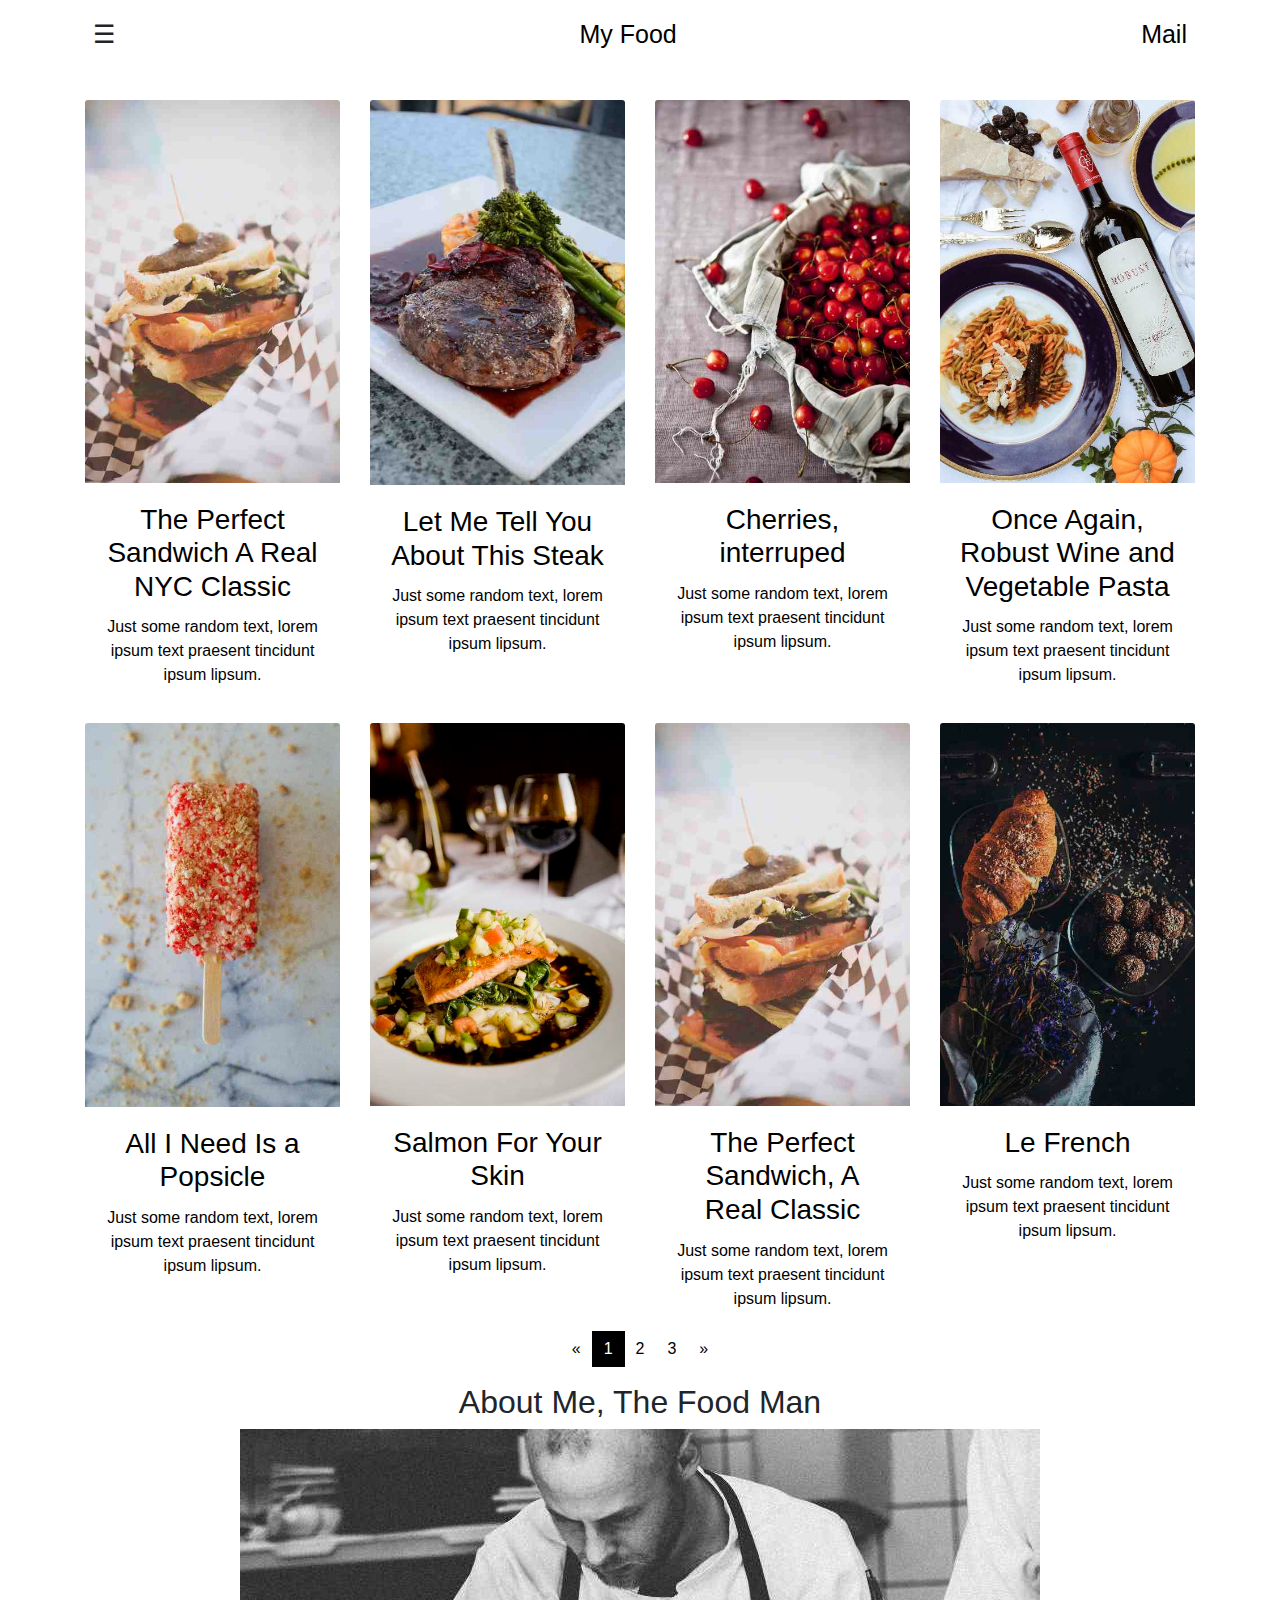
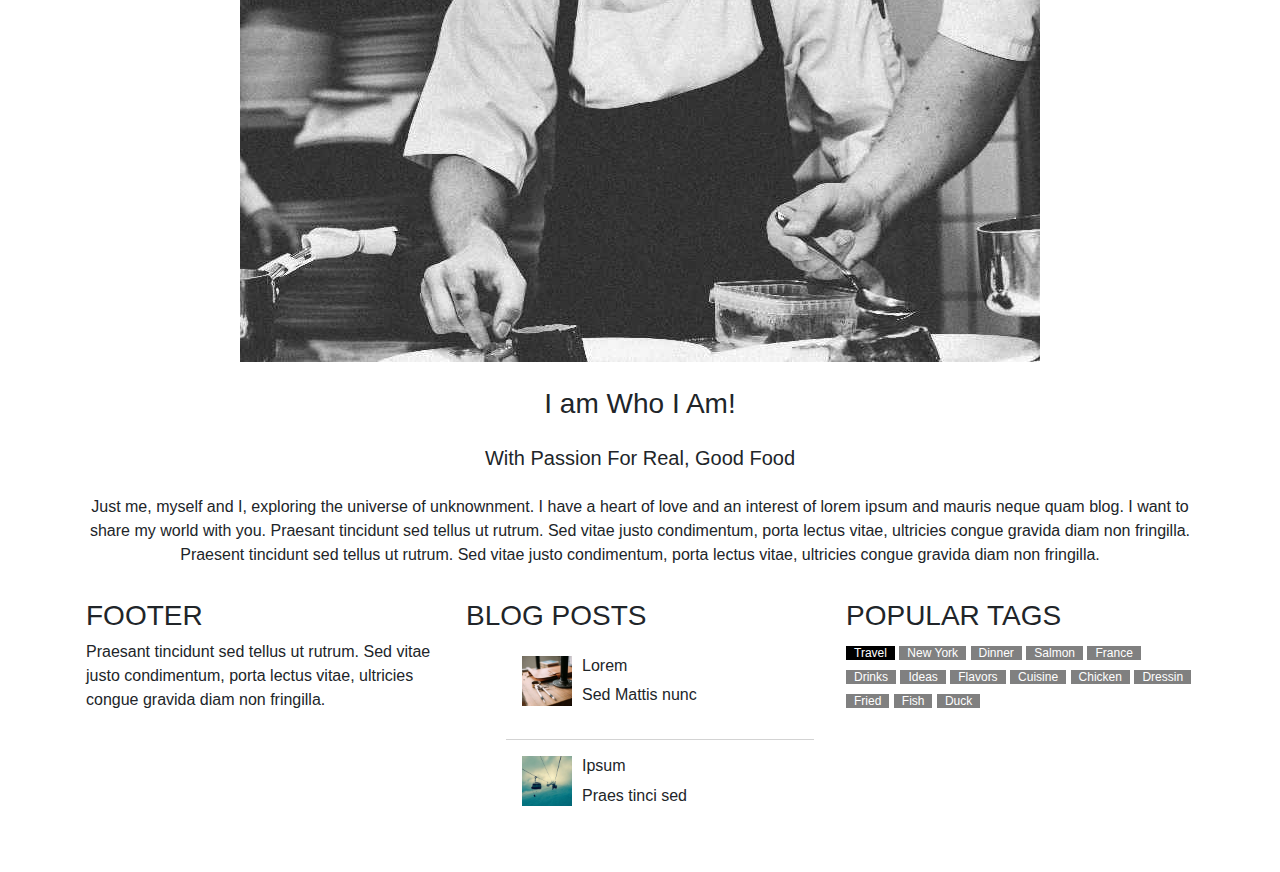
<file: index.html>
<!DOCTYPE html>
<html lang="en">
<head>
  <meta charset="urf-utf-8">
  <meta name="viewport" content="width=device-width, initial-scale=1">
  <link rel="stylesheet" href="https://maxcdn.bootstrapcdn.com/bootstrap/4.1.3/css/bootstrap.min.css">
  <script src="https://ajax.googleapis.com/ajax/libs/jquery/3.3.1/jquery.min.js"></script>
  <script src="https://cdnjs.cloudflare.com/ajax/libs/popper.js/1.14.3/umd/popper.min.js"></script>
  <script src="https://maxcdn.bootstrapcdn.com/bootstrap/4.1.3/js/bootstrap.min.js"></script>
  <link rel="stylesheet" href="css/style.css">
  <script src="src/main.js"></script>
</head>
<body>
  <header>
    <nav class="navbar navbar-inverse navbar-expand-lg fixed-top">
      <div class="container">
        <ul class="navbar-nav sidenav" id="mySidebar">
          <li class="nav-item">
            <a class="nav-link" onclick="w3_close()" href="javascript:void(0)">Close Menu</a>
          </li>
          <li class="nav-item">
            <a class="nav-link" onclick="w3_close()" href="#food">Food</a>
          </li>
          <li class="nav-item">
            <a class="nav-link" onclick="w3_close()" href="#about-me">About</a>
          </li>
        </ul>
        <ul class="navbar-nav">
          <li class="nav-item">
            <a class="nav-link" onclick="w3_open()">&#9776;</a>
          </li>
        </ul>
        <ul class="navbar-nav">
          <li class="nav-item">
            <a class="nav-link disabled" href="#">My Food</a>
          </li>
        </ul>
        <ul class="navbar-nav">
          <li class="nav-item">
            <a class="nav-link disabled" href="#">Mail</a>
          </li>
        </ul>
      </div>
    </nav>
  </header>
  <main>
    <div class="container">
      <div class="card-deck" id="food">
        <div class="card">
          <a class="card-link" href="#">
          <img class="card-img-top" src="img/sandwich.jpg">
          <div class="card-body text-center">
            <h3 class="card-title">The Perfect Sandwich A Real NYC Classic</h3>
            <p class="card-text">Just some random text, lorem ipsum text praesent tincidunt ipsum lipsum.</p>
          </div>
        </a>
        </div>
        <div class="card">
          <a class="card-link" href="#">
          <img class="card-img-top" src="img/steak.jpg">
          <div class="card-body text-center">
            <h3 class="card-title">Let Me Tell You About This Steak</h3>
            <p class="card-text">Just some random text, lorem ipsum text praesent tincidunt ipsum lipsum.</p>
          </div>
        </a>
        </div>
        <div class="card">
          <a class="card-link" href="#">
          <img class="card-img-top" src="img/cherries.jpg">
          <div class="card-body text-center">
            <h3 class="card-title">Cherries, interruped</h3>
            <p class="card-text">Just some random text, lorem ipsum text praesent tincidunt ipsum lipsum.</p>
          </div>
        </a>
        </div>
        <div class="card">
          <a class="card-link" href="#">
          <img class="card-img-top" src="img/wine.jpg">
          <div class="card-body text-center">
            <h3 class="card-title">Once Again, Robust Wine and Vegetable Pasta</h3>
            <p class="card-text">Just some random text, lorem ipsum text praesent tincidunt ipsum lipsum.</p>
          </div>
        </a>
        </div>
      </div>
      <div class="card-deck">
        <div class="card">
          <a class="card-link" href="#">
          <img class="card-img-top" src="img/popsicle.jpg">
          <div class="card-body text-center">
            <h3 class="card-title">All I Need Is a Popsicle</h3>
            <p class="card-text">Just some random text, lorem ipsum text praesent tincidunt ipsum lipsum.</p>
          </div>
        </a>
        </div>
        <div class="card">
          <a class="card-link" href="#">
          <img class="card-img-top" src="img/salmon.jpg">
          <div class="card-body text-center">
            <h3 class="card-title">Salmon For Your Skin</h3>
            <p class="card-text">Just some random text, lorem ipsum text praesent tincidunt ipsum lipsum.</p>
          </div>
        </a>
        </div>
        <div class="card">
          <a class="card-link" href="#">
          <img class="card-img-top" src="img/sandwich.jpg">
          <div class="card-body text-center">
            <h3 class="card-title">The Perfect Sandwich, A Real Classic</h3>
            <p class="card-text">Just some random text, lorem ipsum text praesent tincidunt ipsum lipsum.</p>
          </div>
        </a>
        </div>
        <div class="card">
          <a class="card-link" href="#">
          <img class="card-img-top" src="img/croissant.jpg">
          <div class="card-body text-center">
            <h3 class="card-title">Le French</h3>
            <p class="card-text">Just some random text, lorem ipsum text praesent tincidunt ipsum lipsum.</p>
          </div>
        </a>
        </div>
      </div>
    </div>
  </main>
  <div class="container">
  <nav aria-label="Page pagination">
    <ul class="pagination justify-content-center">
      <li class="page-item">
        <a class="page-link" href="#" aria-label="Previous">
          <span aria-hidden="true">&laquo;</span>
          <span class="sr-only">Previous</span>
        </a>
      </li>
      <li class="page-item active">
        <a class="page-link" href="#">1</a>
      </li>
      <li class="page-item">
        <a class="page-link" href="#">2</a>
      </li>
      <li class="page-item">
        <a class="page-link" href="#">3</a>
      </li>
      <li class="page-item">
        <a class="page-link" href="#" aria-label="Next">
          <span aria-hidden="true">&raquo;</span>
          <span class="sr-only">Next</span>
        </a>
      </li>
    </ul>
  </nav>
</div>
  <section>
    <div class="container">
      <div class="row">
        <div class="col-sm-12 text-center">
        <h2 class="col-sm-12 text-center p-16" id="about-me">About Me, The Food Man</h2>
        <img src="img/chef.jpg" class="img-fluid mx-auto d-block">
        <div class="caption">
          <h3 class="h3">I am Who I Am!</h3>
          <h5 class="h5">With Passion For Real, Good Food</h5>
          <p class="p">Just me, myself and I, exploring the universe of unknownment. I have a heart of love and
            an interest of lorem ipsum and mauris neque quam blog. I want to share my world with you.
            Praesant tincidunt sed tellus ut rutrum. Sed vitae justo condimentum, porta lectus vitae, ultricies
            congue gravida diam non fringilla. Praesent tincidunt sed tellus ut rutrum. Sed vitae justo
            condimentum, porta lectus vitae, ultricies congue gravida diam non fringilla.</p>
        </div>
      </div>
      </div>
    </div>
  </section>
  <footer>
    <div class="container">
      <div class="row">
        <div class="col-lg-4 col-md-12 col-sm-12">
          <h3>FOOTER</h3>
          <p>Praesant tincidunt sed tellus ut rutrum. Sed vitae justo condimentum, porta lectus vitae,
            ultricies congue gravida diam non fringilla.</p>
        </div>
        <div class="col-lg-4 col-md-12 col-sm-12">
          <h3>BLOG POSTS</h3>
          <ul>
            <li><img src="img/workshop.jpg" class="float-left" style="width:50px"><h6>Lorem</h6><p>Sed Mattis nunc</p></li>
            <li><img src="img/gondol.jpg" class="float-left" style="width:50px"><h6>Ipsum</h6><p>Praes tinci sed</p></li>
          </ul>
        </div>
        <div class="col-lg-4 col-md-12 col-sm-4">
          <h3>POPULAR TAGS</h3>
          <p>
          <span class="active">Travel</span>
          <span>New York</span>
          <span>Dinner</span>
          <span>Salmon</span>
          <span>France</span>
          <span>Drinks</span>
          <span>Ideas</span>
          <span>Flavors</span>
          <span>Cuisine</span>
          <span>Chicken</span>
          <span>Dressin</span>
          <span>Fried</span>
          <span>Fish</span>
          <span>Duck</span>
          <p>
        </div>
      </div>
    </div>
  </footer>
</body>
</html>
</file>
<file: css/style.css>
header nav{
    background-color: white;
}
a.nav-link{
  color: black;
  font-size: 25px;
  cursor: pointer;
}
a.nav-link.disabled{
  color:black;
  font-size: 25px;
}
.sidenav{
  height: 100%;
  width: 0;
  top: 0;
  left: 0;
  position: fixed;
  display: block;
  z-index: 1;
  background-color:#111;
  overflow-x: hidden;
  transition: 0.5s;
}
.sidenav a{
  padding: 8px 8px 8px 32px;
  text-decoration: none;
  font-size: 25px;
  color: #818181;
  display: block;
  transition: 0.3s;
}
main div.container{
  margin-top:100px;
}
.col-lg-4{
  padding: 16px;
}
.card-deck{
  margin-top:16px;
}
.card-deck .card{
  border: 0px solid black;
}
a.card-link{
  color:black;
}
a.card-link:hover{
  color:grey;
  opacity:0.85;
}
.h3, .h5, .p{
  margin-top:25px;
}
.page-link{
  border-style: none;
  color: black;
}
.page-link:hover{
  background-color: black;
  color: white;
}
.page-link:active{
  background-color: red;
}
.page-item.active .page-link{
  background-color: black;
  color:white;
}
.page-item.active .page-link:hover{
  background-color: lightgrey;
  color: black;
}

section.about{
  margin: auto;
}
section.about h2{
  margin: auto;
  margin-top: 50%;
}
footer ul{
  list-style-type: none;
}
footer ul li{
  padding: 16px;
}
footer ul li:hover{
  background-color: lightgrey;
}
footer ul li:nth-child(odd){
  border-bottom: 1px solid lightgrey;
}
footer ul img{
  margin-right: 10px;
}
footer span{
  background-color: grey;
  color: white;
  margin-bottom: 16px;
  padding: 0px 8px;
  font-size:12px;
}
footer span.active{
  background-color: black;
  color:white;
}

div .container.upload_recipe{
  margin-top: 7%;
}

.modal {
	  display: none; /* Hidden by default */
	  position: fixed; /* Stay in place */
	  z-index: 1; /* Sit on top */
	  padding-top: 100px; /* Location of the box */
	  left: 0;
	  top: 0;
	  width: 100%; /* Full width */
	  height: 100%; /* Full height */
	  overflow: auto; /* Enable scroll if needed */
	  background-color: rgb(0,0,0); /* Fallback color */
	  background-color: rgba(0,0,0,0.4); /* Black w/ opacity */
	}

/* Modal Content */
	.modal-content {
	  background-color: #fefefe;
	  margin: auto;
	  padding: 20px;
	  border: 1px solid #888;
	  width: 80%;
	}

/* The Close Button */
	.close {
	  color: #aaaaaa;
	  float: right;
	  font-size: 28px;
	  font-weight: bold;
	}

	.close:hover,
	.close:focus {
	  color: #000;
	  text-decoration: none;
	  cursor: pointer;
	}
</file>
